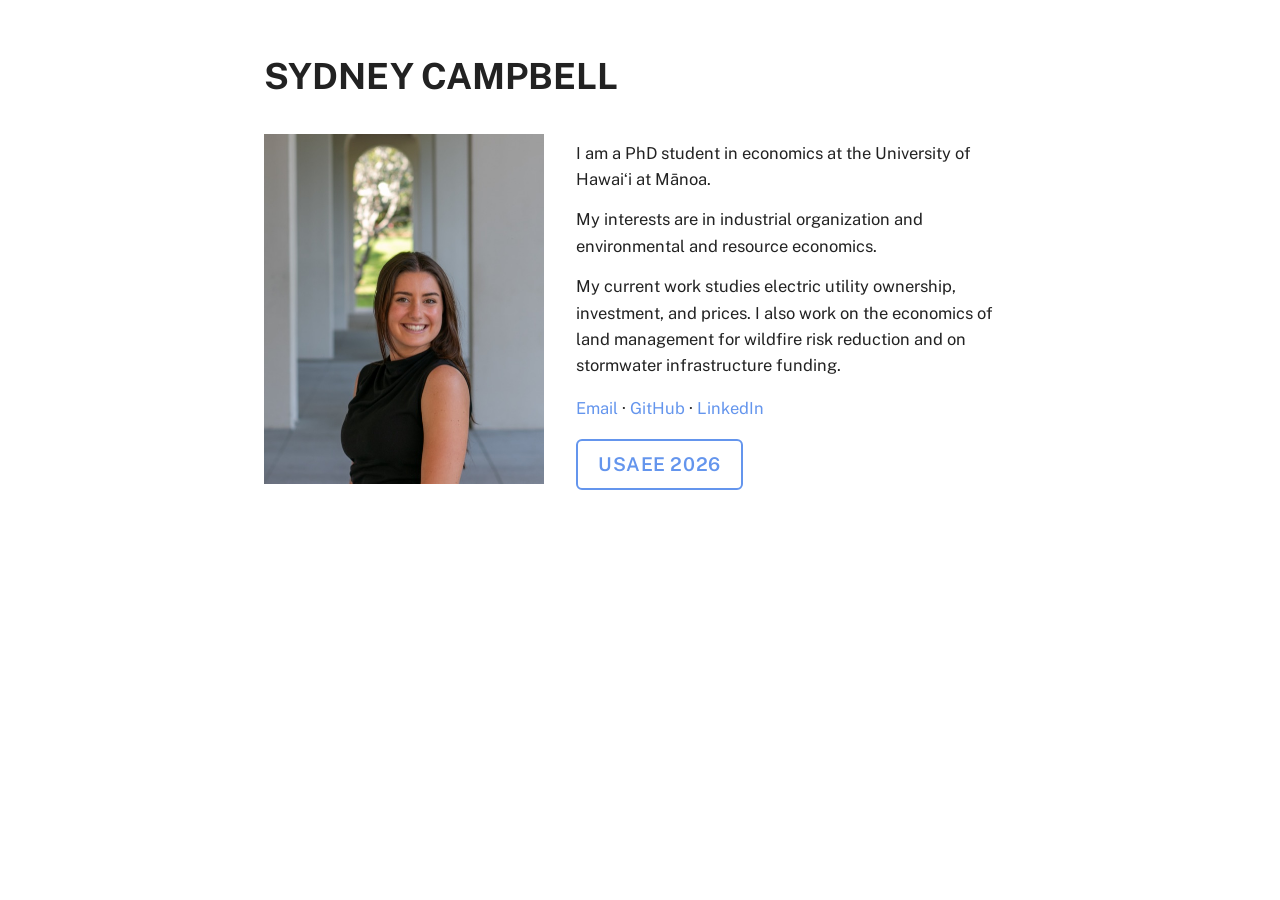
<file: index.html>
<!DOCTYPE html>
<html lang="en">
<head>
  <meta charset="utf-8">
  <meta name="viewport" content="width=device-width, initial-scale=1">
  <title>Sydney Campbell</title>
  <link rel="preconnect" href="https://fonts.googleapis.com">
  <link rel="preconnect" href="https://fonts.gstatic.com" crossorigin>
  <link href="https://fonts.googleapis.com/css2?family=Public+Sans:wght@400;500;600;700&display=swap" rel="stylesheet">
  <link rel="stylesheet" href="css/style.css">
  <script src="js/site.js" defer></script>
</head>
<body>
<main class="site-shell">

  <!-- INTRO -->
  <header>
    <h1>Sydney Campbell</h1>
    <div class="intro">
      <img class="headshot" src="images/profile.jpg" alt="Sydney Campbell">
      <div>
        <div class="bio">
          <p>I am a PhD student in economics at the University of Hawaiʻi at Mānoa.</p>
          <p>My interests are in industrial organization and environmental and resource economics.</p>
          <p>My current work studies electric utility ownership, investment, and prices. I also work on the economics of land management for wildfire risk reduction and on stormwater infrastructure funding.</p>
        </div>
        <p class="links">
          <!-- CV link off until files/Campbell_CV.pdf is added: <a href="files/Campbell_CV.pdf">CV</a> · -->
          <button id="copy-email" class="text-link" type="button" data-email="sec3@hawaii.edu">Email</button> ·
          <a href="https://github.com/sydcampbell3">GitHub</a> ·
          <a href="https://www.linkedin.com/in/sydney-campbell-b4428419b">LinkedIn</a>
        </p>
        <!-- USAEE button: delete this <p> after the conference season -->
        <p class="callout"><a class="callout-button" href="usaee/">USAEE 2026</a></p>
        <p id="email-status" aria-live="polite"></p>
      </div>
    </div>
  </header>

  <!-- The next three sections are turned off with the word "hidden" on each <section>.
       Delete that word to show a section again.
  RESEARCH PAPERS: copy one <article> block per paper -->
  <section hidden>
    <h2>Research Papers</h2>

    <article>
      <h3>[Title]</h3>
      <p class="meta">[Coauthors] · Working Paper</p>
      <p>[One-sentence research question]</p>
      <p><a href="papers/[file].pdf">PDF</a></p>
      <details>
        <summary>Abstract</summary>
        <p>[Abstract]</p>
      </details>
    </article>
  </section>

  <!-- WORK IN PROGRESS -->
  <section hidden>
    <h2>Work in Progress</h2>

    <article>
      <h3>[Title]</h3>
      <p>[One-sentence research question]</p>
    </article>
  </section>

  <!-- TEACHING -->
  <section hidden>
    <h2>Teaching</h2>
    <p><strong>[Course]</strong> · [Role] · [Institution] · [Term]</p>
  </section>

</main>
</body>
</html>
</file>
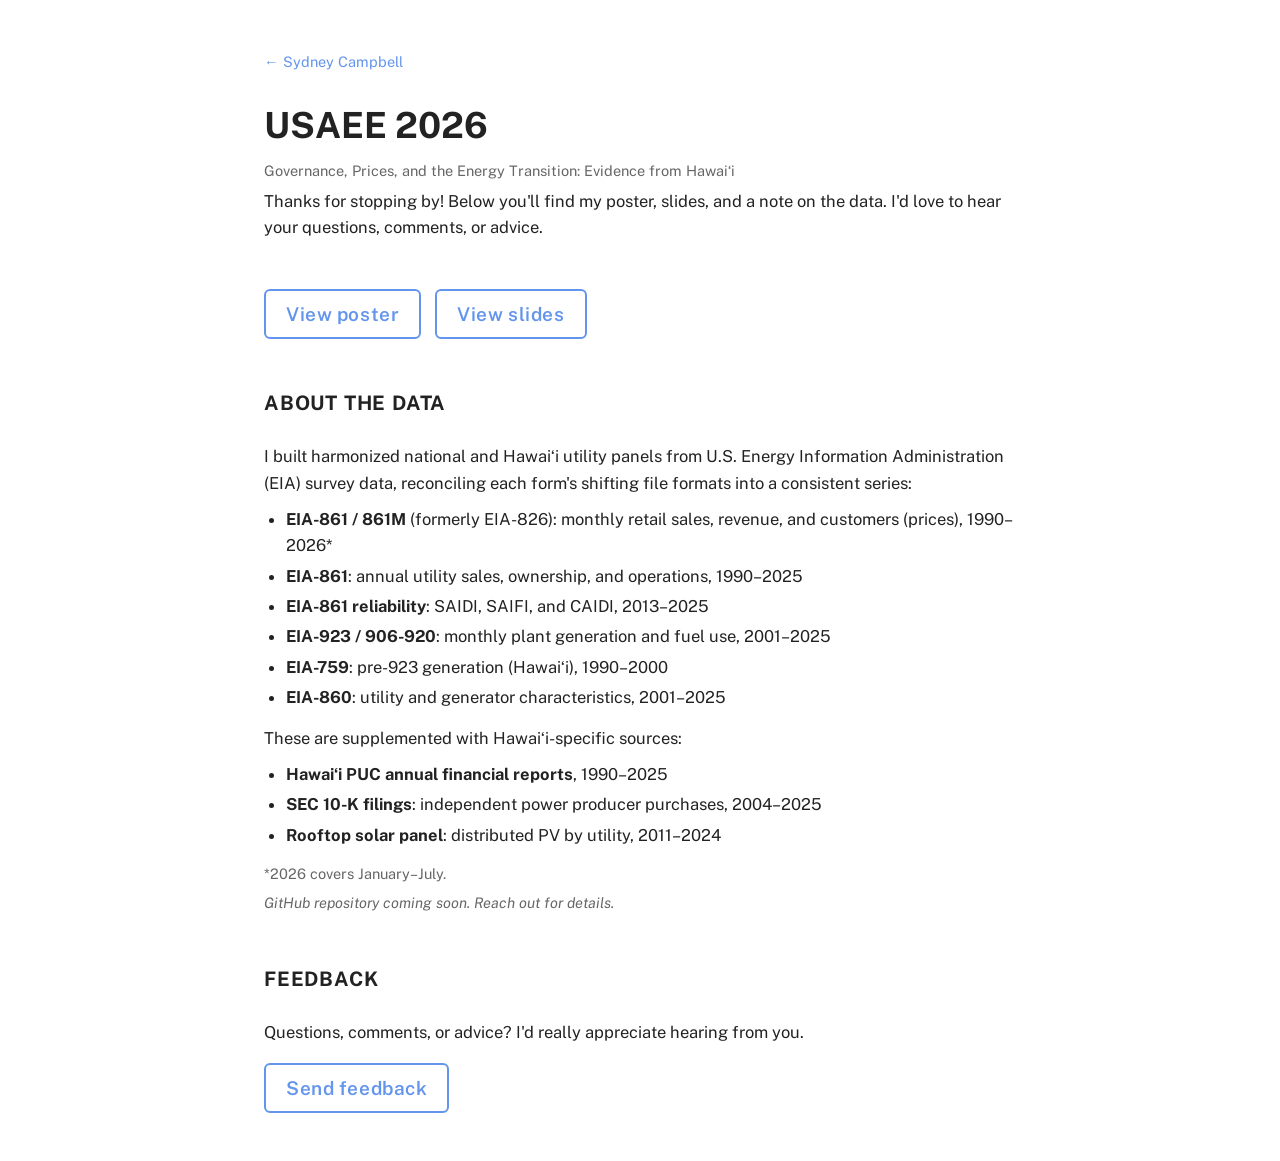
<file: usaee/index.html>
<!DOCTYPE html>
<html lang="en">
<head>
  <meta charset="utf-8">
  <meta name="viewport" content="width=device-width, initial-scale=1">
  <title>USAEE 2026 · Sydney Campbell</title>
  <link rel="preconnect" href="https://fonts.googleapis.com">
  <link rel="preconnect" href="https://fonts.gstatic.com" crossorigin>
  <link href="https://fonts.googleapis.com/css2?family=Public+Sans:wght@400;500;600;700&display=swap" rel="stylesheet">
  <link rel="stylesheet" href="../css/style.css">
</head>
<body>
<main class="site-shell subpage">

  <a class="back" href="../">← Sydney Campbell</a>

  <header class="page-header">
    <h1>USAEE 2026</h1>
    <p class="meta">Governance, Prices, and the Energy Transition: Evidence from Hawaiʻi</p>
  </header>

  <p>Thanks for stopping by! Below you'll find my poster, slides, and a note on the data. I'd love to hear your questions, comments, or advice.</p>

  <!-- Put the files at files/usaee/poster.pdf and files/usaee/slides.pdf -->
  <p class="button-row">
    <a class="callout-button" href="../files/usaee/poster.pdf" target="_blank" rel="noopener">View poster</a>
    <a class="callout-button" href="../files/usaee/slides.pdf" target="_blank" rel="noopener">View slides</a>
  </p>

  <section>
    <h2>About the Data</h2>
    <p>I built harmonized national and Hawaiʻi utility panels from U.S. Energy Information Administration (EIA) survey data, reconciling each form's shifting file formats into a consistent series:</p>
    <ul class="data-list">
      <li><strong>EIA-861 / 861M</strong> (formerly EIA-826): monthly retail sales, revenue, and customers (prices), 1990–2026*</li>
      <li><strong>EIA-861</strong>: annual utility sales, ownership, and operations, 1990–2025</li>
      <li><strong>EIA-861 reliability</strong>: SAIDI, SAIFI, and CAIDI, 2013–2025</li>
      <li><strong>EIA-923 / 906-920</strong>: monthly plant generation and fuel use, 2001–2025</li>
      <li><strong>EIA-759</strong>: pre-923 generation (Hawaiʻi), 1990–2000</li>
      <li><strong>EIA-860</strong>: utility and generator characteristics, 2001–2025</li>
    </ul>
    <p>These are supplemented with Hawaiʻi-specific sources:</p>
    <ul class="data-list">
      <li><strong>Hawaiʻi PUC annual financial reports</strong>, 1990–2025</li>
      <li><strong>SEC 10-K filings</strong>: independent power producer purchases, 2004–2025</li>
      <li><strong>Rooftop solar panel</strong>: distributed PV by utility, 2011–2024</li>
    </ul>
    <p class="meta">*2026 covers January–July.</p>
    <!-- When the repo is live, replace the line below with:
         <p><a href="https://github.com/sydcampbell3/[repo]">Code and data on GitHub</a></p> -->
    <p class="meta"><em>GitHub repository coming soon. Reach out for details.</em></p>
  </section>

  <section>
    <h2>Feedback</h2>
    <p>Questions, comments, or advice? I'd really appreciate hearing from you.</p>
    <p class="callout"><a class="callout-button" href="mailto:sec3@hawaii.edu?subject=USAEE%20feedback">Send feedback</a></p>
  </section>

</main>
</body>
</html>
</file>
<file: css/style.css>
:root {
  --text: #222;
  --muted: #666;
  --accent: #6495ed;
}

* { box-sizing: border-box; }

body {
  margin: 0;
  background: #fff;
  color: var(--text);
  font-family: "Public Sans", sans-serif;
  font-size: 16.5px;
  line-height: 1.6;
}

.site-shell {
  max-width: 800px;
  margin: 0 auto;
  padding: 48px 24px;
}

h1, h2 { text-transform: uppercase; }
h1 { font-size: 36px; margin: 0 0 28px; }
h2 { font-size: 20px; letter-spacing: 0.04em; margin: 64px 0 24px; }
h3 { font-size: 18px; font-weight: 600; margin: 0; }
p  { margin: 6px 0 0; }

article + article { margin-top: 32px; }
.meta { color: var(--muted); font-size: 14.5px; }

/* links: the only place the accent appears */
a, .text-link, summary { color: var(--accent); text-decoration: none; }
a:hover, .text-link:hover, summary:hover { text-decoration: underline; }

.text-link {
  border: 0; padding: 0; background: none;
  font: inherit; cursor: pointer;
}

summary { cursor: pointer; width: fit-content; margin-top: 6px; }

/* intro: headshot beside bio, stacked on mobile */
.intro {
  display: grid;
  grid-template-columns: 280px 1fr;
  gap: 32px;
  align-items: start;
}
.headshot { width: 100%; aspect-ratio: 4 / 5; object-fit: cover; }
.bio p + p { margin-top: 14px; }
.links { margin-top: 16px; }
.callout { margin-top: 18px; }
.callout-button {
  display: inline-block;
  padding: 8px 20px;
  border: 2px solid var(--accent);
  border-radius: 6px;
  font-size: 19px;
  font-weight: 600;
  letter-spacing: 0.03em;
}
.callout-button:hover {
  background: var(--accent);
  color: #fff;
  text-decoration: none;
}

/* subpages (e.g. usaee/) */
.back { display: inline-block; margin-bottom: 24px; font-size: 14.5px; }
.page-header h1 { margin-bottom: 4px; }
.page-header .meta { margin-top: 0; }
.subpage section h2 { margin-top: 48px; }
.button-row { display: flex; flex-wrap: wrap; gap: 14px; margin-top: 48px; }
.data-list { margin: 10px 0 14px; padding-left: 22px; }
.data-list li + li { margin-top: 4px; }

@media (max-width: 640px) {
  .intro { grid-template-columns: 1fr; }
  .headshot { width: 240px; }
}
</file>
